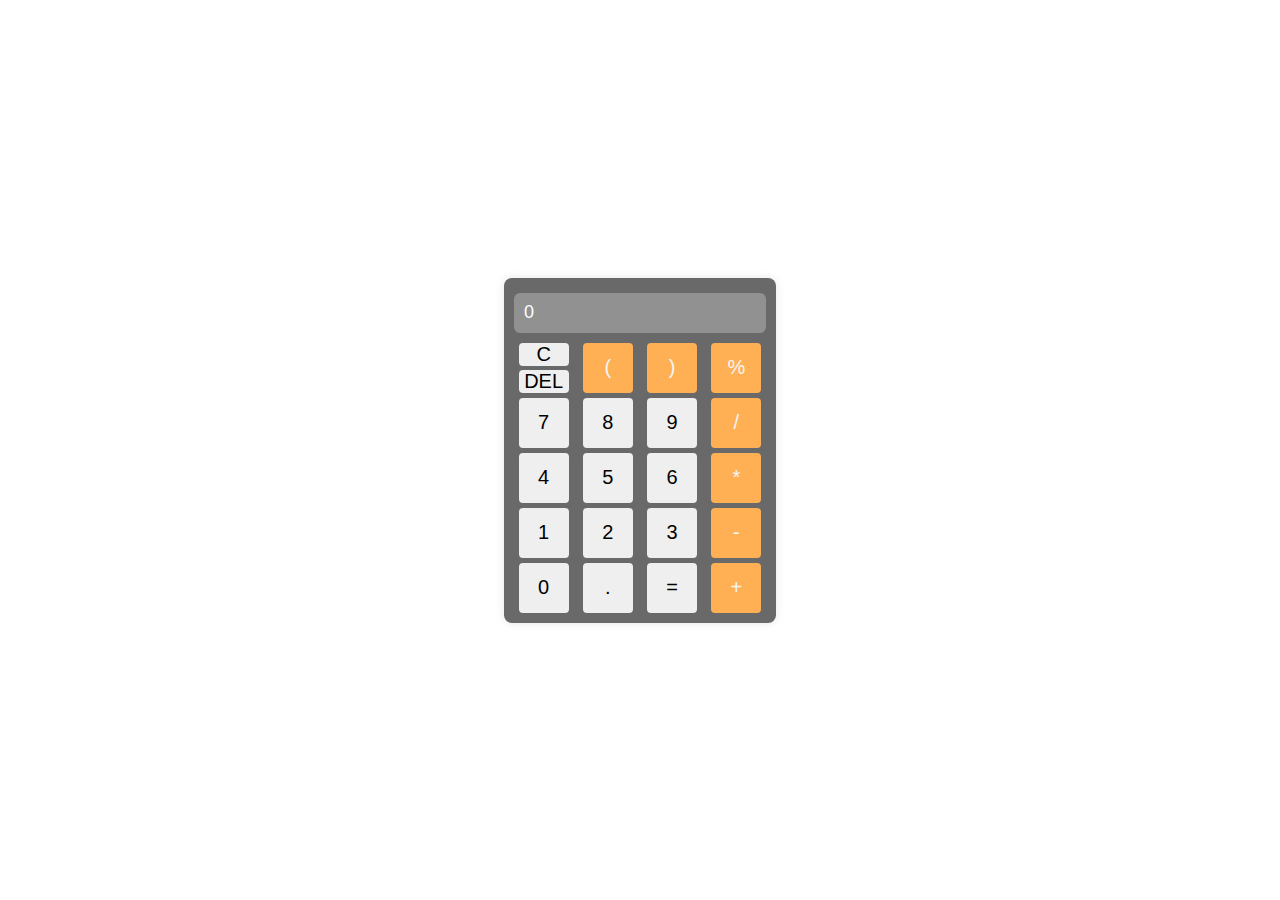
<file: calculadora/index.html>
<!DOCTYPE html>
<html lang="en">
  <head>
    <meta charset="UTF-8" />
    <meta name="viewport" content="width=device-width, initial-scale=1.0" />
    <link rel="stylesheet" href="./styles.css" />
    <script src="./script.js" defer></script>
    <title>Calculadora</title>
  </head>
  <body>
    <div class="calc">
      <input type="text" id="display" value="0" disabled />
      <div class="buttons">
        <div class="col">
          <div class="clear">
            <button class="clear-buttons">C</button>
            <hr>
            <button class="clear-buttons">DEL</button>
          </div>
          <button class="number" id="seven">7</button>
          <button class="number" id="four">4</button>
          <button class="number" id="one">1</button>
          <button class="number" id="zero">0</button>
        </div>
        <div class="col">
          <button class="operator" id="left-bracket">(</button>
          <button class="number" id="eigth">8</button>
          <button class="number" id="five">5</button>
          <button class="number" id="two">2</button>
          <button id="decimal">.</button>
        </div>
        <div class="col">
          <button class="operator" id="right-bracket">)</button>
          <button class="number" id="nine">9</button>
          <button class="number" id="six">6</button>
          <button class="number" id="three">3</button>
          <button id="equal">=</button>
        </div>
        <div class="col">
          <button class="operator" id="modulo">%</button>
          <button class="operator" id="divide">/</button>
          <button class="operator" id="multiply">*</button>
          <button class="operator" id="substract">-</button>
          <button class="operator" id="add">+</button>
        </div>
      </div>
    </div>
  </body>
</html>
</file>
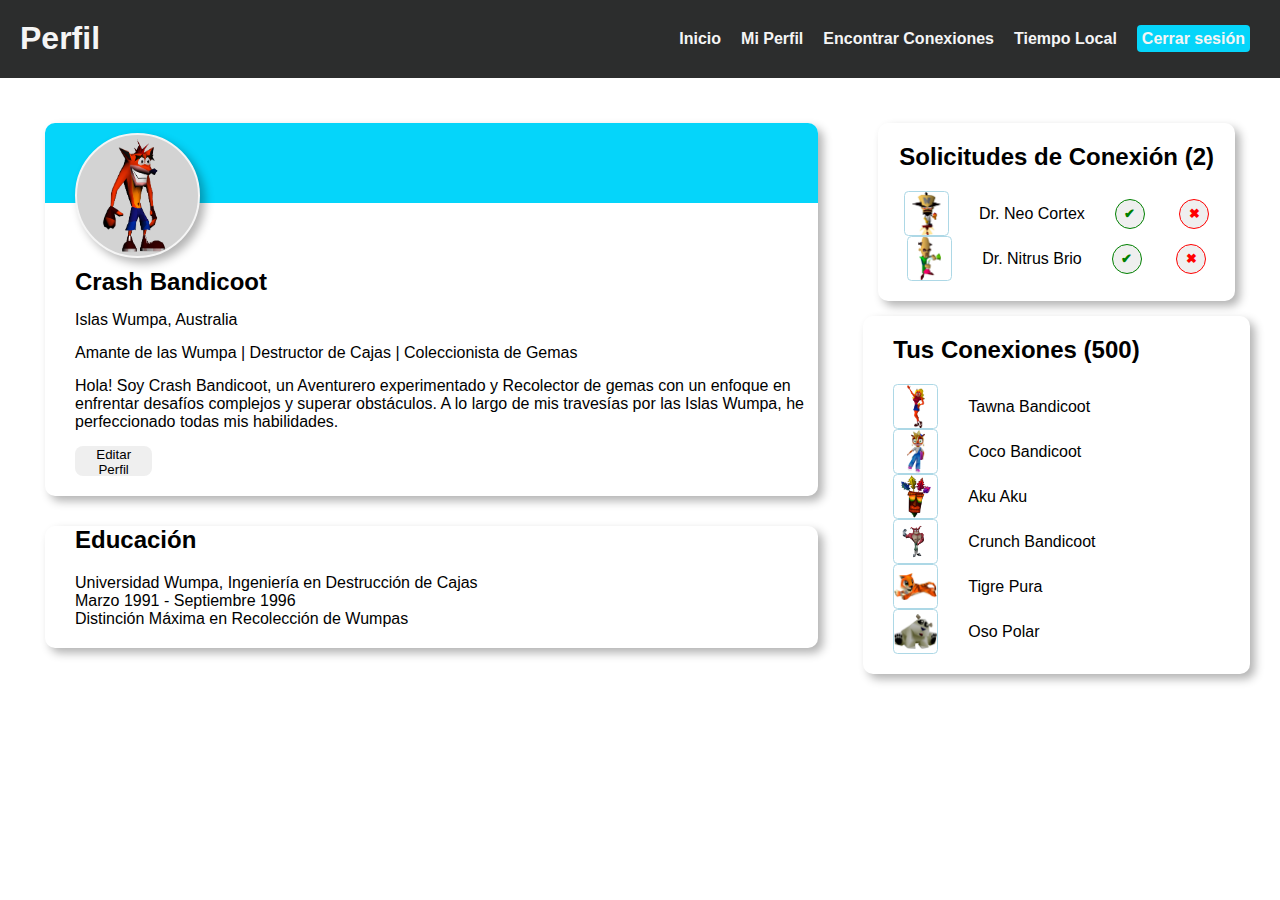
<file: hacerConexiones/index.html>
<!DOCTYPE html>
<html lang="es">
  <head>
    <meta charset="UTF-8" />
    <meta name="viewport" content="width=device-width, initial-scale=1.0" />
    <meta name="description" content="Ejercicio Página de Perfil" />
    <link rel="stylesheet" href="./css/styles.css" />
    <script src="./script/script.js" defer></script>
    <title>Página de Perfil</title>
  </head>
  <body>
    <header>
      <h1>Perfil</h1>
      <nav>
        <ul>
          <li><a href="">Inicio</a></li>
          <li><a href="">Mi Perfil</a></li>
          <li><a href="">Encontrar Conexiones</a></li>
          <li><a href="../tiempoLocal/index.html" target="_blank">Tiempo Local</a></li>
          <li><a href="">Cerrar sesión</a></li>
        </ul>
      </nav>
    </header>
    <main>
      <div class="left-column">
        <section id="profile">
          <div class="sub-container"></div>
          <img
            class="profile-pic"
            src="./img/crash.png"
            alt="Foto de Perfil de Crash Bandicoot"
          />
          <h2 class="profile-name">Crash Bandicoot</h2>
          <p>Islas Wumpa, Australia</p>
          <p>
            Amante de las Wumpa | Destructor de Cajas | Coleccionista de Gemas
          </p>
          <p>
            Hola! Soy Crash Bandicoot, un Aventurero experimentado y Recolector
            de gemas con un enfoque en enfrentar desafíos complejos y superar
            obstáculos. A lo largo de mis travesías por las Islas Wumpa, he
            perfeccionado todas mis habilidades.
          </p>
          <button id="edit-profile">Editar Perfil</button>
        </section>
        <section id="education">
          <h2>Educación</h2>
          <p>Universidad Wumpa, Ingeniería en Destrucción de Cajas</p>
          <p>Marzo 1991 - Septiembre 1996</p>
          <p>Distinción Máxima en Recolección de Wumpas</p>
        </section>
      </div>
      <div class="right-column">
        <section id="network">
          <aside class="connection-requests">
            <h2>Solicitudes de Conexión (2)</h2>
            <article class="connection-request">
              <img
                class="connections-pic"
                src="./img/Cortex.webp"
                alt="Foto de Dr. Neo Cortex"
              />
              <p class="connection-name">Dr. Neo Cortex</p>
              <div class="connection-actions">
                <button class="accept-btn">
                  <span class="icon-check">✔</span>
                </button>
                <button class="reject-btn">
                  <span class="icon-cross">✖</span>
                </button>
              </div>
            </article>
            <article class="connection-request">
              <img
                class="connections-pic"
                src="./img/nitrus_brio.webp"
                alt="Foto de Dr. Nitrus Brio"
              />
              <p class="connection-name">Dr. Nitrus Brio</p>
              <div class="connection-actions">
                <button class="accept-btn">
                  <span class="icon-check">✔</span>
                </button>
                <button class="reject-btn">
                  <span class="icon-cross">✖</span>
                </button>
              </div>
            </article>
          </aside>
          <aside class="your-connections">
            <h2 class="totalConnections">Tus Conexiones (<span class="connectionsValue">500</span>)</h2>
            <article class="connections">
              <img
                class="connections-pic"
                src="./img/tawna.webp"
                alt="Foto de Tawna Bandicoot"
              />
              <p>Tawna Bandicoot</p>
            </article>
            <article class="connections">
              <img
                class="connections-pic"
                src="./img/coco.webp"
                alt="Foto de Coco Bandicoot"
              />
              <p>Coco Bandicoot</p>
            </article>
            <article class="connections">
              <img
                class="connections-pic"
                src="./img/akuaku.webp"
                alt="Foto de Aku Aku"
              />
              <p>Aku Aku</p>
            </article>
            <article class="connections">
              <img
                class="connections-pic"
                src="./img/crunch.png"
                alt="Foto de Crunch Bandicoot"
              />
              <p>Crunch Bandicoot</p>
            </article>
            <article class="connections">
              <img
                class="connections-pic"
                src="./img/pura.webp"
                alt="Foto del tigre Pura"
              />
              <p>Tigre Pura</p>
            </article>
            <article class="connections">
              <img
                class="connections-pic"
                src="./img/polar.webp"
                alt="Foto del oso polar Polar"
              />
              <p>Oso Polar</p>
            </article>
          </aside>
        </section>
      </div>
    </main>
  </body>
</html>
</file>
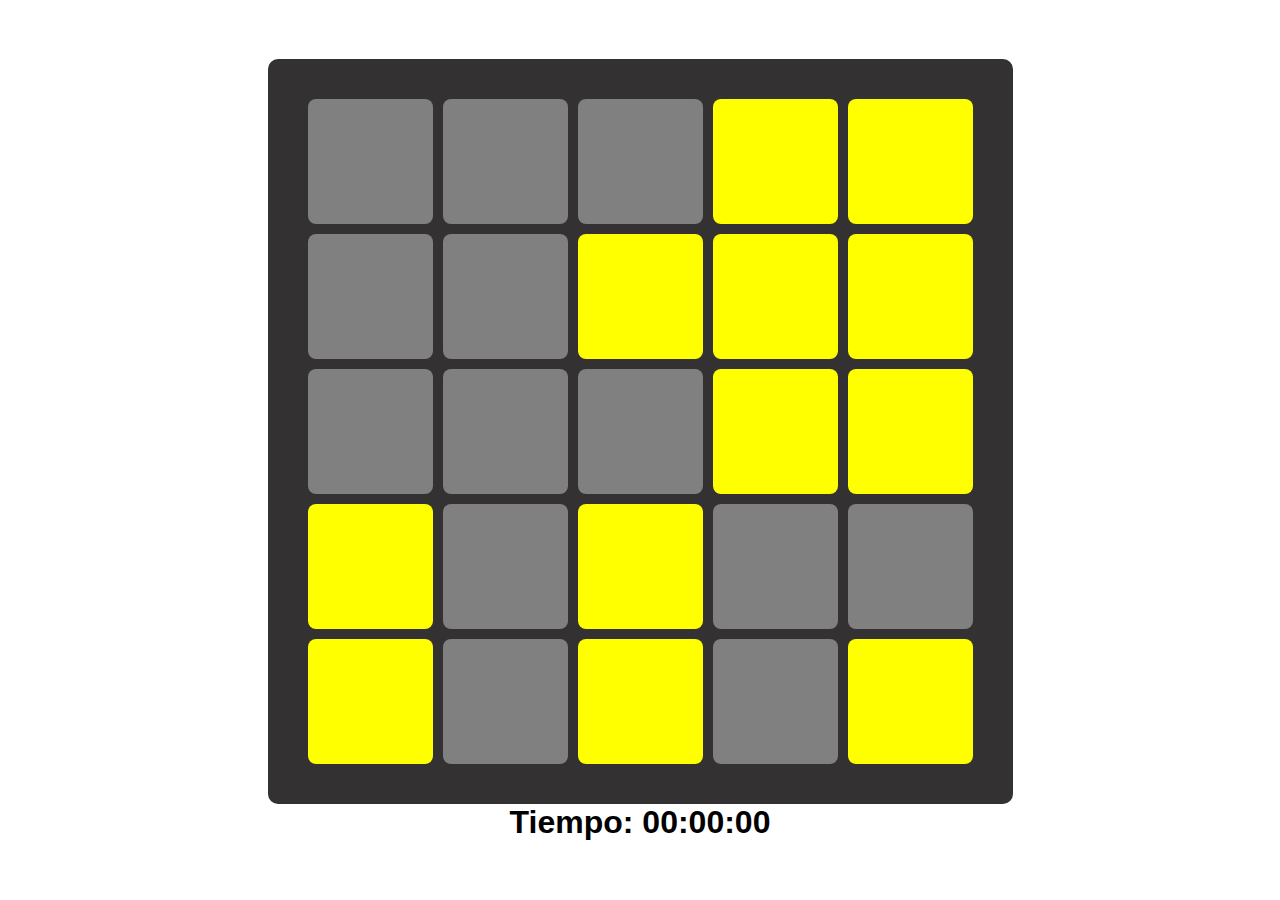
<file: lightsout/index.html>
<!DOCTYPE html>
<html lang="en">
<head>
    <meta charset="UTF-8">
    <meta name="viewport" content="width=device-width, initial-scale=1.0">
    <link rel="stylesheet" href="./styles.css">
    <script src="script.js" defer></script>
    <title>Lights Out</title>
</head>
<body>
    <div id="tablero">
    </div>
    <h1 id="timer">Tiempo: 00:00:00</h1>
</body>
</html>
</file>
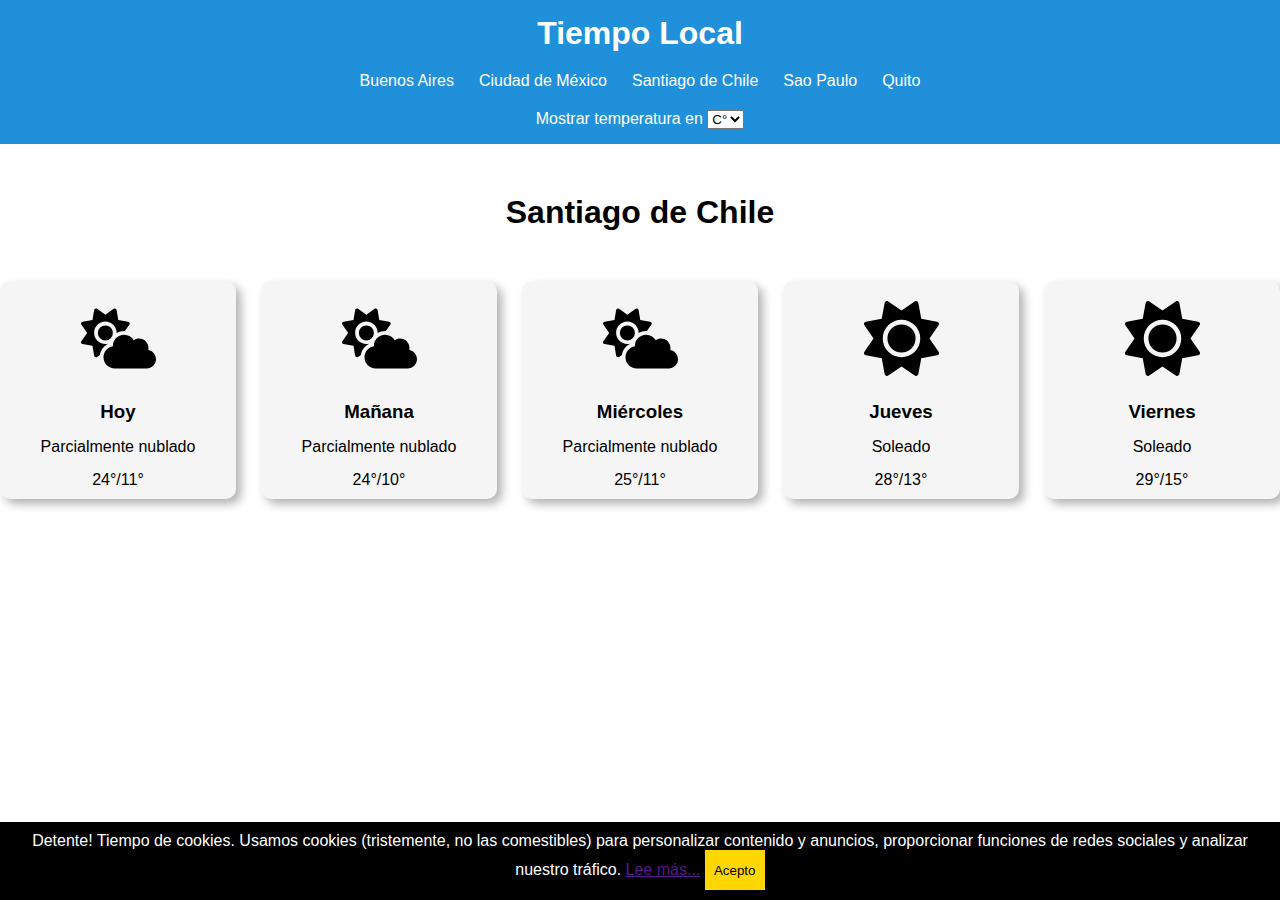
<file: tiempoLocal/index.html>
<!DOCTYPE html>
<html lang="en">
  <head>
    <meta charset="UTF-8" />
    <meta name="viewport" content="width=device-width, initial-scale=1.0" />
    <link rel="stylesheet" href="./css/styles.css" />
    <script src="./script/script.js" defer></script>
    <title>Tiempo Local</title>
  </head>
  <body>
    <header>
      <h1>Tiempo Local</h1>
      <nav>
        <ul id="country">
          <li><a id="bsas">Buenos Aires</a></li>
          <li><a id="cdmx">Ciudad de México</a></li>
          <li><a id="scl">Santiago de Chile</a></li>
          <li><a id="sp">Sao Paulo</a></li>
          <li><a id="qto">Quito</a></li>
        </ul>
      </nav>
      <label for="temp-unit">Mostrar temperatura en</label>
      <select id="temp-unit" name="temp-unit">
        <option value="Celsius">C°</option>
        <option value="Fahrenheit">F°</option>
      </select>
    </header>
    <main>
      <h1 class="city-name">Santiago de Chile</h1>
      <section class="city-weather">
        <article class="weather-card">
            <img 
            class="weather-icon"
            src="./img/cloud-sun-solid.svg"
            alt="Foto de clima parcialmente nublado"
            >
            <h3 class="weather-day">Hoy</h3>
            <p class="weather-description">Parcialmente nublado</p>
            <p class="weather-temperature"><span class="unitMax">24</span>°/<span class="unitMin">11</span>°</p>
        </article>
        <article class="weather-card">
            <img 
            class="weather-icon"
            src="./img/cloud-sun-solid.svg"
            alt="Foto de clima parcialmente nublado"
            >
            <h3 class="weather-day">Mañana</h3>
            <p class="weather-description">Parcialmente nublado</p>
            <p class="weather-temperature"><span class="unitMax">24</span>°/<span class="unitMin">10</span>°</p>
        </article>
        <article class="weather-card">
            <img 
            class="weather-icon"
            src="./img/cloud-sun-solid.svg"
            alt="Foto de clima parcialmente nublado"
            >
            <h3 class="weather-day">Miércoles</h3>
            <p class="weather-description">Parcialmente nublado</p>
            <p class="weather-temperature"><span class="unitMax">25</span>°/<span class="unitMin">11</span>°</p>
        </article>
        <article class="weather-card">
            <img 
            class="weather-icon"
            src="./img/sun-solid.svg"
            alt="Foto de clima soleado"
            >
            <h3 class="weather-day">Jueves</h3>
            <p class="weather-description">Soleado</p>
            <p class="weather-temperature"><span class="unitMax">28</span>°/<span class="unitMin">13</span>°</p>
        </article>
        <article class="weather-card">
            <img 
            class="weather-icon"
            src="./img/sun-solid.svg"
            alt="Foto de clima soleado"
            >
            <h3 class="weather-day">Viernes</h3>
            <p class="weather-description">Soleado</p>
            <p class="weather-temperature"><span class="unitMax">29</span>°/<span class="unitMin">15</span>°</p>
        </article>
      </section>
    </main>
    <footer>
      <p class="cookies">
        Detente! Tiempo de cookies. Usamos cookies (tristemente, no las
        comestibles) para personalizar contenido y anuncios, proporcionar
        funciones de redes sociales y analizar nuestro tráfico.
        <a href="" target="_blank">Lee más...</a>
        <button class="accept-btn">Acepto</button>
      </p>
    </footer>
  </body>
</html>
</file>
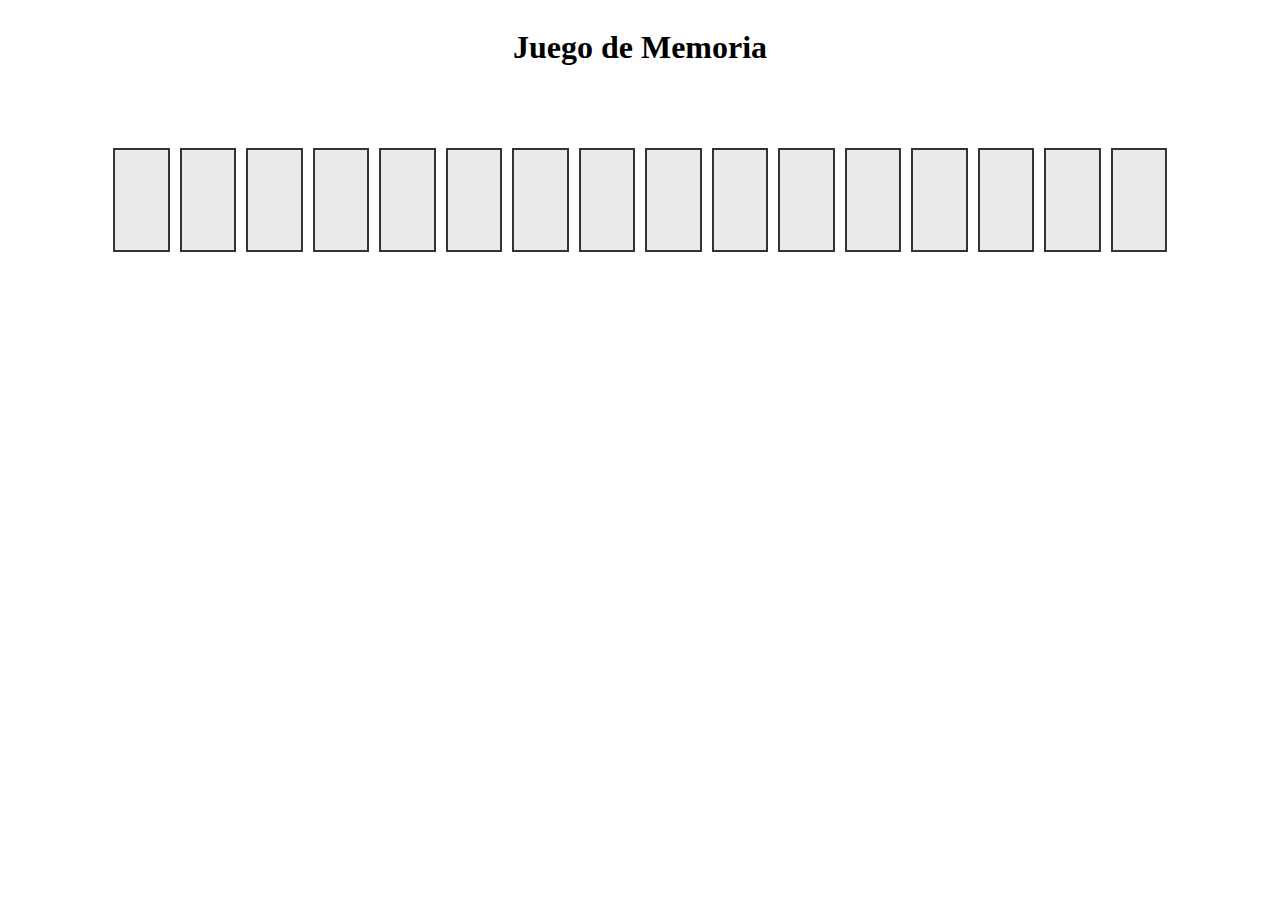
<file: Algoritmos/algs-seccion2D/index.html>
<!DOCTYPE html>
<html lang="en">
    <head>
        <meta charset="UTF-8" />
        <meta name="viewport" content="width=device-width, initial-scale=1.0" />
        <title>Juego de Memoria</title>
        <link rel="stylesheet" href="./styles.css" />
        <script src="./script.js" defer></script>
    </head>
    <body>
        <div class="title-container"><h1>Juego de Memoria</h1></div>
        <div id="game-board" class="grid-container"></div>
    </body>
</html>
</file>
<file: calculadora/styles.css>
* {
  margin: 0;
  padding: 0;
  box-sizing: border-box;
  font-family: sans-serif;
}

body,
html {
  height: 100%;
  display: flex;
  flex-direction: column;
  justify-content: center;
  align-items: center;
}
.calc {
  display: flex;
  flex-direction: column;
  border-radius: 8px;
  padding: 15px 10px 10px 10px;
  gap: 10px;
  box-shadow: 0 0 10px rgba(0, 0, 0, 0.1);
  background-color: dimgray;
}
.buttons {
  display: flex;
  justify-content: space-around;
  align-items: center;
  gap: 5px;
}
.col {
  display: flex;
  flex-direction: column;
  gap: 5px;
}

button {
    width: 50px;
    height: 50px;
    font-size: 20px;
    border-radius: 4px;
    cursor: pointer;
    border: none;
    transition: background-color 0.3s ease;
    
}

#display {
    height: 40px;
    width: 100%;
    border: none;
    border-radius: 6px;
    color: white;
    padding: 10px;
    font-size: 18px;
}

.operator {
    background-color: rgb(255, 176, 85);
    color: whitesmoke;
}

.clear {
    height: 50px;
    width: 50px;
    border-radius: 4px;
}

.clear-buttons {
    width: 50px;
    height: 23px;
    border-radius: 4px;
}

hr {
    height: 4px;
    border: none;
    margin: 0;
}
</file>
<file: hacerConexiones/css/styles.css>
* {
  margin: 0px;
  font-family: sans-serif;
  box-sizing: border-box;
}
body,
html {
  height: 100%;
  width: 100%;
  margin: 0px;
}

header {
  color: whitesmoke;
  width: 100%;
  max-width: 100%;
  height: auto;
  background-color: #2c2d2d;
  box-sizing: border-box;
  display: flex;
  justify-content: space-between;
  padding: 20px;
}

ul {
  display: flex;
  align-items: center;
  list-style: none;
}

ul li {
  padding: 10px;
}

a {
  color: whitesmoke;
  text-decoration: none;
  font-weight: 700;
}

ul li:last-child a {
  background-color: #05d5fa;
  padding: 5px;
  border-radius: 4px;
}

main {
  display: flex;
  flex-direction: row;
  flex-wrap: wrap;
}

h2 {
  font-weight: 900;
}
h2,
p,
button {
  margin-left: 30px;
}

button {
  width: 10%;
  height: 30px;
  border: 1px;
  border-radius: 8px;
}

.left-column {
  display: flex;
  flex-direction: column;
  flex: 2;
  margin: 30px;
}

.right-column {
  display: flex;
  flex-direction: column;
  flex: 1;
  margin: 30px;
}

#profile {
  width: 100%;
  margin: 15px;
  height: auto;
  box-shadow: 5px 5px 10px rgba(0, 0, 0, 0.3);
  border-radius: 10px;
  overflow: auto;
  position: relative;
  display: flex;
  flex-direction: column;
  gap: 15px;
  padding-bottom: 20px;
}

#education {
  width: 100%;
  margin: 15px;
  height: auto;
  box-shadow: 5px 5px 10px rgba(0, 0, 0, 0.3);
  border-radius: 10px;
  display: flex;
  flex-direction: column;
  padding-bottom: 20px;
}

#education > h2 {
    margin-bottom: 20px;
  }
  

.sub-container {
  width: 100%;
  height: 80px;
  background-color: #05d5fa;
}

.profile-pic {
  width: 125px;
  height: 125px;
  border-radius: 50%;
  border: 2px solid whitesmoke;
  background-color: lightgray;
  box-shadow: 5px 5px 10px rgba(0, 0, 0, 0.3);
  position: absolute;
  top: 10px;
  left: 30px;
}

.profile-name {
  margin-top: 50px;
}

.connections-pic {
  height: 45px;
  width: 45px;
  border-radius: 10%;
  border: 1px solid lightblue;
  vertical-align: middle;
  object-fit: contain; 
  object-position: center; 
}

.connection-requests {
  margin: 15px;
  border-radius: 10px;
  box-shadow: 5px 5px 10px rgba(0, 0, 0, 0.3);
  text-align: center;
  padding: 20px 0px 20px 0px;
}

.connection-requests > h2 {
    margin-bottom: 20px;
    margin-left: 0px;
}

.connection-request {
    display: flex;
    justify-content: center;
    align-items: center;
}

.accept-btn {
    width: 30px;
    height: 30px;
    border-radius: 50%;
    border: 1px solid green;
}

.icon-check {
    color: green;
    font-weight: bolder;
}

.reject-btn {
    width: 30px;
    height: 30px;
    border-radius: 50%;
    border: 1px solid red;
}

.icon-cross {
    color: red;
    font-weight: bolder;
}

.your-connections {
    border-radius: 10px;
    box-shadow: 5px 5px 10px rgba(0, 0, 0, 0.3);
    text-align: left;
    padding: 20px 0px 20px 0px;
}

.your-connections > h2 {
    margin-bottom: 20px;
}

.connections {
    display: flex;
    justify-content: flex-start;
    align-items: center;
    padding: 0 0 0 30px;
}
</file>
<file: lightsout/styles.css>
* {
    margin: 0;
    padding: 0;
    box-sizing: border-box;
    font-family: sans-serif;
}

html, body {
    height: 100%;
    width: 100%;
    display: flex;
    flex-direction: column;
    justify-content: center;
    align-items: center;
}

#tablero {
    background-color: rgb(51, 49, 49);
    display: flex;
    justify-content: space-between;
    padding: 40px;
    gap: 10px;
    border-radius: 10px;
}

.fila {
    display: flex;
    flex-direction: column;
    gap: 10px;
    
}
.button {
    height: 125px;
    width: 125px;
    background-color: grey;
    border: none;
    border-radius: 8px;
    cursor: pointer;
}

.on {
    background-color: yellow;
}

.off {
    background-color: grey;
}
</file>
<file: tiempoLocal/css/styles.css>
* {
  margin: 0;
  padding: 0;
  box-sizing: border-box;
  font-family: sans-serif;
}

header {
  background-color: #2090db;
  color: #ffffff;
  text-align: center;
  padding: 15px;
}

main > h1 {
  text-align: center;
  margin: 50px 0;
}
ul {
  margin: 20px 0;
  display: flex;
  justify-content: center;
  gap: 25px;
}

li {
  list-style-type: none;
}

.cookies {
  background-color: black;
  color: #ffffff;
  padding: 10px;
  text-align: center;
  position: fixed;
  width: 100%;
  bottom: 0;
}

.cookies > button {
  width: 60px;
  height: 40px;
  background-color: gold;
  border: none;
  cursor: pointer;
}

li > a {
  text-decoration: none;
  color: inherit;
}

a:hover {
  cursor: pointer;
  font-weight: 600;
}

.city-weather {
  display: flex;
  justify-content: center;
  gap: 25px;
}

.weather-card {
  max-width: 250px;
  display: flex;
  flex-direction: column;
  justify-content: center;
  align-items: center;
  padding: 10px 40px;
  box-shadow: 5px 5px 10px rgba(0, 0, 0, 0.3);
  border-radius: 10px;
  background-color: whitesmoke;
  gap: 15px;
  flex: 1;
}
.weather-icon {
  height: 75px;
  width: 75px;
  margin: 10px;
}
</file>
<file: Algoritmos/algs-seccion2D/styles.css>
/* Estilos CSS */
.card {
    width: 100px;
    height: 100px;
    background-color: #eaeaea;
    border: 2px solid #333;
    margin: 5px;
    display: inline-block;
    cursor: pointer;
    font-size: 50px; /* Tamaño del emoji */
    text-align: center;
    line-height: 100px; /* Centra el emoji verticalmente */
}

.card.flipped {
    transform: rotateY(180deg);
    background-color: #ffffff;
    color: black; /* Mostrar el emoji */
}

.card.matched {
    background-color: lightblue;
}

.grid-container {
    display: flex;
    justify-content: center; /* Centra horizontalmente en el eje X */
    align-items: center; /* Centra verticalmente en el eje Y */
    height: 25vh; /* Establece la altura del contenedor como el 100% del viewport */
    margin: 0px 100px;
}
.title-container{
    display: flex;
    justify-content: center; /* Centra horizontalmente en el eje X */
    align-items: center; /* Centra verticalmente en el eje Y */
}
</file>
